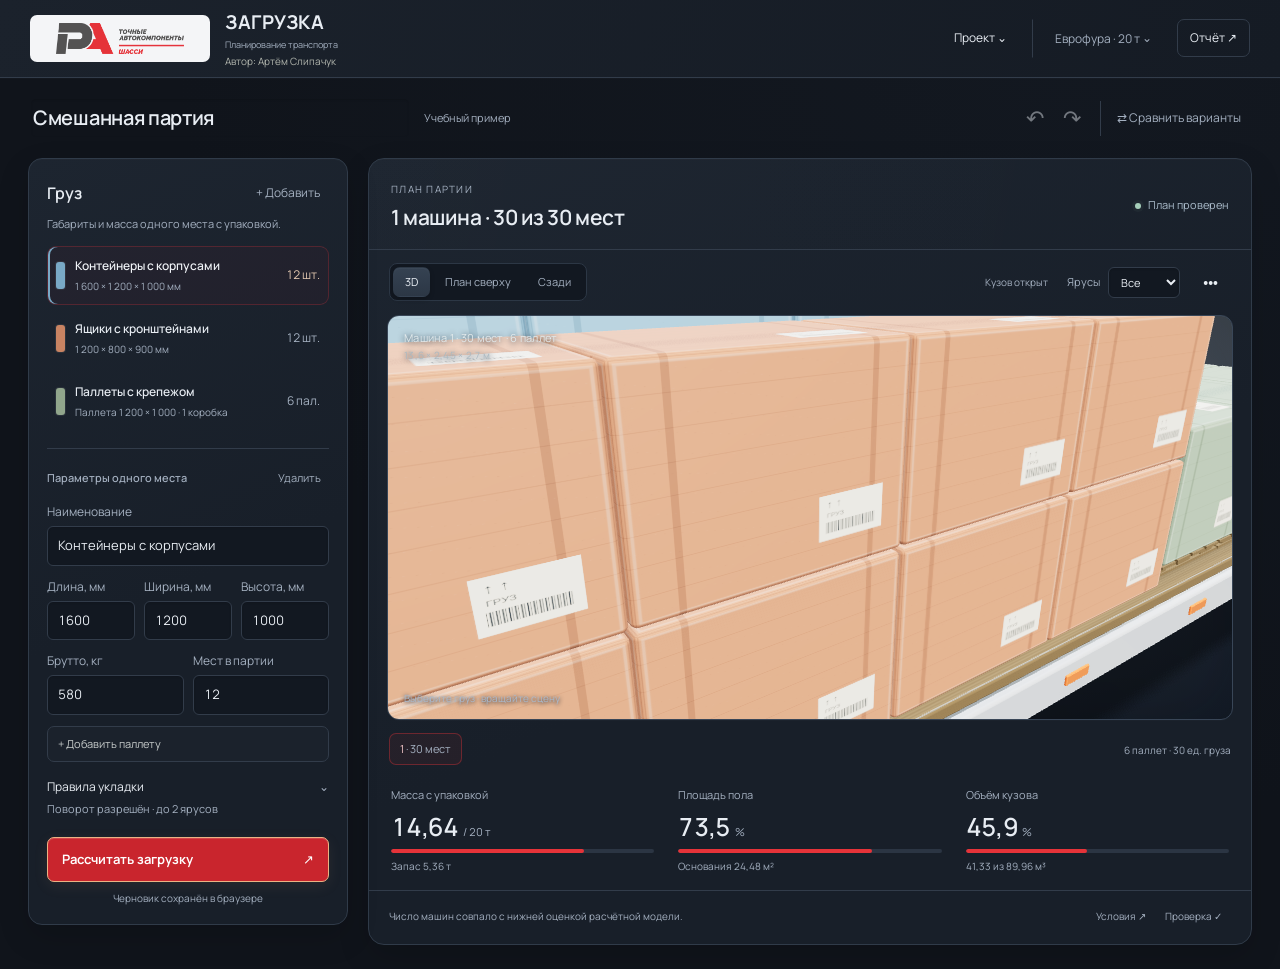
<file: index.html>
<!doctype html><html lang="ru"><head><meta charset="UTF-8"><meta name="viewport" content="width=device-width,initial-scale=1"><meta name="theme-color" content="#10141b"><title>ЗАГРУЗКА V7 — Точные автокомпоненты</title><meta name="description" content="Планирование загрузки транспорта: коробки, паллеты, расчёт вместимости и наглядная схема."><link rel="stylesheet" href="style.c52d96fdcb2b.css"></head><body>
<header class="app-header"><a href="#" class="brand"><span class="brand-mark"><svg viewBox="0 0 28 28" fill="none" aria-hidden="true"><path d="M14 3 24 8.5v11L14 25 4 19.5v-11L14 3Z M4 8.5 14 14l10-5.5 M14 14v11 M9 5.8l10 5.5" stroke="currentColor" stroke-width="1.4" stroke-linejoin="round"/></svg></span><span class="brand-title">ЗАГРУЗКА<small>Планирование транспорта</small><span id="author-name" class="author-name" hidden></span></span></a><div class="header-actions"><div class="menu-wrap"><button id="project-menu-button" aria-expanded="false" aria-controls="project-menu">Проект ⌄</button><div id="project-menu" class="dropdown" hidden><button id="new-project">Новая партия</button><button id="open-project">Открыть проект…</button><button id="save-project">Сохранить проект</button><hr><button id="import-csv">Импортировать CSV…</button><button id="csv-sample">Скачать шаблон CSV</button><hr><button id="examples">Учебные примеры</button><button id="appearance">Оформление и HTML-копия</button><button id="pilot">Журнал пилота</button><button id="help">Как пользоваться</button></div></div><button id="vehicle-button" class="vehicle-button"><span id="vehicle-caption">Еврофура · 20 т</span> ⌄</button><button id="report" class="outline">Отчёт ↗</button></div></header>
<main><section class="project-bar"><div class="project-title"><input id="batch-name" maxlength="80" value="Смешанная партия" aria-label="Название партии"><span id="project-caption">Учебный пример</span></div><div class="project-actions"><div class="history-controls"><button id="undo" title="Отменить · Ctrl+Z" aria-label="Отменить действие" disabled>↶</button><button id="redo" title="Повторить · Ctrl+Shift+Z" aria-label="Повторить действие" disabled>↷</button></div><button id="compare-button" class="quiet">⇄ Сравнить варианты</button></div></section><div class="workspace">
<aside class="editor"><div class="section-head"><h2>Груз</h2><button id="add" class="quiet">+ Добавить</button></div><p id="cargo-description" class="tiny muted">Габариты и масса одного места с упаковкой.</p><div id="cargo-list" class="cargo-list"></div><form id="cargo-form" novalidate></form><div id="form-error" role="alert" class="form-error"></div><div class="calculate-area"><button id="calculate" class="primary">Рассчитать загрузку <span>↗</span></button><span id="save-state" class="tiny muted">Данные остаются на этом компьютере</span></div></aside>
<section class="plan"><div class="result-line" aria-live="polite"><div><span class="eyebrow">ПЛАН ПАРТИИ</span><h1 id="result-title">Готовим расчёт</h1></div><span id="plan-status" class="status">Локальный расчёт</span></div><div class="scene-toolbar"><div class="view-tabs" aria-label="Вид схемы"><button data-view="perspective" class="active" aria-pressed="true">3D</button><button data-view="plan" aria-pressed="false">План сверху</button><button data-view="rear" aria-pressed="false">Сзади</button></div><div class="scene-options"><button id="shell-toggle" class="quiet" title="Открыть или закрыть кузов" aria-pressed="false">Кузов открыт</button><label id="layer-control" hidden>Ярусы <select id="layer"><option value="0">Все</option></select></label><div class="menu-wrap"><button id="scene-menu-button" aria-label="Настройки вида" aria-expanded="false">•••</button><div id="scene-menu" class="dropdown right" hidden><button id="cargo-focus">Показать только кузов</button><button id="dimensions">Показать размеры</button><button id="explode">Разобрать ярусы</button><button id="animate">Порядок погрузки</button><button id="reset-view">Сбросить ракурс</button></div></div></div></div>
<div class="scene-frame"><div id="scene" tabindex="0" aria-label="3D-схема загрузки. Вращение мышью, масштаб колесом; стрелки и плюс или минус с клавиатуры."><div id="scene-loading"><span class="loading-orbit"></span><strong>Подготавливаем 3D</strong><span id="loading-text">Расчёт работает независимо от сцены</span><progress id="loading-progress" max="1" value="0"></progress></div></div><svg id="floor-plan" role="img" aria-label="План размещения грузовых мест сверху" hidden></svg><div id="stale-scene" hidden>Предыдущая схема · пересчитайте изменённую партию</div><div class="scene-label"><span id="scene-caption">Машина 1</span><span id="scene-size">13,6 × 2,45 × 2,7 м</span></div><div id="scene-overlay" hidden></div><div id="scene-hint">Вращайте сцену · приближайте колесом</div></div>
<div class="machine-strip"><div id="machines"></div><span id="machine-total"></span></div><div class="metrics" id="metrics"></div><div id="selection" class="selection" hidden></div><div id="unplaced" class="unplaced" hidden></div><div class="plan-foot"><span id="plan-note">Предварительный план по габаритам, массе и правилам укладки.</span><div class="plan-actions"><button id="planning-settings" class="quiet">Условия ↗</button><button id="calculation-details" class="quiet">Проверка ✓</button></div></div></section></div></main>
<div id="toast" role="status" hidden></div><div id="drawer-backdrop" hidden></div><section id="drawer" class="drawer" role="dialog" aria-modal="true" aria-labelledby="drawer-title" hidden><div class="drawer-head"><h2 id="drawer-title"></h2><button id="close-drawer" aria-label="Закрыть панель">×</button></div><div id="drawer-content"></div></section><input id="project-file" type="file" accept=".json,application/json" hidden><input id="csv-file" type="file" accept=".csv,.tsv,text/csv,text/tab-separated-values" hidden><section id="print-report"></section><script id="saved-project" type="application/json">null</script><script id="author-snapshot" type="application/json">null</script><script id="profile-code" src="profile.js"></script><script defer src="app.384253c690a0.js"></script></body></html>
</file>
<file: style.c52d96fdcb2b.css>
@font-face{font-family:Manrope;src:url('./assets/fonts/files/manrope-cyrillic-wght-normal.woff2') format('woff2');font-weight:200 800;font-display:swap}@font-face{font-family:Manrope;src:url('./assets/fonts/files/manrope-latin-wght-normal.woff2') format('woff2');font-weight:200 800;font-display:swap;unicode-range:U+0000-024F}
:root{color-scheme:dark;--bg:#10141b;--panel:#1a2029;--soft:#252e3a;--line:#323c4a;--text:#e8edf3;--muted:#a4b0c0;--accent:#edb182;--ink:#241d17;--warning:#f2b28c;--success:#a6cfba;font-family:Manrope,Arial,sans-serif;font-synthesis:none}*{box-sizing:border-box}body{margin:0;background:var(--bg);color:var(--text);font-size:14px;line-height:1.5}button,input,select{font:inherit}button{color:var(--text);background:transparent;border:1px solid transparent;border-radius:7px;padding:9px 12px;cursor:pointer;transition:background .18s,border-color .18s,color .18s,box-shadow .18s}button:hover:not(:disabled){background:#ffffff09}button:disabled{cursor:default;opacity:.45}:focus-visible{outline:2px solid var(--accent);outline-offset:3px}input,select{color:var(--text);background:#121821;border:1px solid var(--line);border-radius:6px;max-width:100%;min-width:0}input{padding:9px 10px}select{padding:6px 8px}input[type=checkbox]{accent-color:var(--accent);width:17px;height:17px}label{font-size:12px;color:var(--muted)}[hidden]{display:none!important}h1,h2,h3,p{margin:0}h1{font-size:21px;font-weight:600;letter-spacing:-.45px}h2{font-size:16px;font-weight:600}h3{font-size:14px;font-weight:600}.tiny{font-size:11px}.muted{color:var(--muted)}.eyebrow{font-size:10px;letter-spacing:1.25px;color:var(--muted)}.primary{display:flex;align-items:center;justify-content:space-between;gap:12px;background:var(--accent);color:var(--ink);font-weight:650;border-color:var(--accent)}.primary:hover:not(:disabled){background:#f3b186}.outline{border-color:var(--line)}.quiet{font-size:12px;color:var(--muted);padding:6px 8px}.quiet:hover{color:var(--text)}.app-header{height:78px;border-bottom:1px solid var(--line);padding:0 30px;display:flex;align-items:center;justify-content:space-between;gap:20px;background:#121821}.brand{text-decoration:none;color:var(--text);display:flex;align-items:center;gap:11px;font-size:20px;font-weight:700;letter-spacing:.3px}.brand-mark{display:grid;place-items:center;border:1px solid #edb18250;color:var(--accent);width:35px;height:35px;border-radius:9px;font-size:24px}.brand small{display:block;font-size:10px;font-weight:400;color:var(--muted);letter-spacing:.7px;margin-top:1px}.header-actions{display:flex;align-items:center;gap:12px}.header-actions button{font-size:12px}.vehicle-button{color:var(--muted);border-left:1px solid var(--line);border-radius:0;padding-left:22px}.menu-wrap{position:relative}.dropdown{position:absolute;z-index:20;top:calc(100% + 8px);left:0;min-width:235px;padding:7px;border:1px solid #3b4756;border-radius:10px;background:#222b36;box-shadow:0 15px 45px #00000070}.dropdown.right{left:auto;right:0}.dropdown button{display:block;width:100%;text-align:left;font-size:12px;padding:10px}.dropdown hr,.divider{border:0;border-top:1px solid var(--line);margin:6px}main{max-width:1740px;margin:auto;padding:0 28px 24px}.project-bar{display:flex;justify-content:space-between;align-items:center;gap:20px;padding:20px 2px}.project-title{display:flex;align-items:center;gap:14px;min-width:0}.project-title input{font-size:20px;font-weight:550;border-color:transparent;background:transparent;width:min(380px,43vw);padding:4px 2px;letter-spacing:-.3px}.project-title input:hover,.project-title input:focus{border-bottom-color:var(--line)}#project-caption{color:var(--muted);font-size:11px;white-space:nowrap}.workspace{display:grid;grid-template-columns:320px minmax(0,1fr);gap:20px;align-items:start}.editor,.plan{border:1px solid var(--line);background:var(--panel);border-radius:16px;min-width:0;box-shadow:0 3px 22px #00000025}.editor{padding:18px;position:sticky;top:16px}.section-head{display:flex;align-items:center;justify-content:space-between;margin-bottom:2px}.section-head+.tiny{margin:7px 0 13px}.cargo-list{display:flex;flex-direction:column;gap:4px;max-height:215px;overflow:auto;scrollbar-width:thin}.cargo-row{display:flex;align-items:center;gap:10px;width:100%;padding:10px 8px;text-align:left;border:1px solid transparent}.cargo-row.selected{background:#edb18210;border-color:#edb18260}.swatch{width:9px;height:27px;border-radius:3px;flex-shrink:0}.cargo-name{min-width:0;flex:1}.cargo-name b{display:block;font-weight:550;font-size:12px;overflow-wrap:anywhere}.cargo-name small{display:block;color:var(--muted);font-size:10px;margin-top:4px}.cargo-qty{font-size:12px;white-space:nowrap;color:var(--muted)}#cargo-form{border-top:1px solid var(--line);padding-top:16px;margin-top:17px}.form-title{display:flex;align-items:center;justify-content:space-between;margin-bottom:12px}.form-title span{font-size:11px;font-weight:550;color:var(--muted)}.form-title button{font-size:11px;padding:4px 7px;color:var(--muted)}.field label{display:block;margin-bottom:5px}.field input{width:100%;font-size:13px}.fields{display:grid;grid-template-columns:repeat(3,minmax(0,1fr));gap:9px;margin-top:12px}.fields.two{grid-template-columns:repeat(2,minmax(0,1fr))}.field-error{display:block;font-size:10px;color:var(--warning);margin-top:4px}.field-error:empty{display:none}input[aria-invalid=true]{border-color:#d6976c}.cargo-rules{margin-top:16px}.cargo-rules summary{font-size:12px;color:var(--text);cursor:pointer;list-style:none;display:flex;justify-content:space-between;gap:9px}.cargo-rules summary:after{content:'⌄';color:var(--muted)}.rules-summary{font-size:11px;color:var(--muted);margin-top:5px}.check{display:flex;align-items:center;gap:8px;margin:14px 0;color:var(--text);font-size:12px}.cargo-rules>.field{max-width:150px}.template-save{margin-top:9px;padding-left:0}.form-error{color:var(--warning);font-size:11px;line-height:1.6;margin-top:10px}.form-error:empty{display:none}.calculate-area{margin-top:19px}.calculate-area .primary{width:100%;padding:12px 14px;font-size:13px}.calculate-area>span{display:block;margin-top:9px;text-align:center;font-size:10px}.result-line{display:flex;align-items:center;justify-content:space-between;gap:16px;padding:18px 22px 15px;border-bottom:1px solid var(--line)}.result-line h1{margin-top:4px}.status{font-size:11px;color:var(--muted);white-space:nowrap}.status:before{content:'';display:inline-block;width:6px;height:6px;background:#88ac97;border-radius:50%;margin-right:7px}.dirty .status:before{background:var(--accent)}.scene-toolbar{display:flex;align-items:center;justify-content:space-between;gap:14px;padding:12px 20px}.view-tabs{display:flex;gap:3px;border-radius:8px;background:#121821;padding:3px}.view-tabs button{font-size:11px;padding:6px 11px;color:var(--muted)}.view-tabs button.active{background:#303b49;color:var(--text);box-shadow:0 1px 4px #00000020}.scene-options{display:flex;align-items:center;gap:10px}.scene-options label{display:flex;align-items:center;gap:8px;font-size:11px}.scene-frame{position:relative;margin:0 18px;height:clamp(355px,45vh,570px);border-radius:9px;background:radial-gradient(ellipse at 49% 48%,#354150 0%,#232d3a 53%,#171f2b 100%);overflow:hidden}#scene{height:100%;width:100%;outline-offset:-3px}#scene>canvas{display:block;width:100%;height:100%}#floor-plan{width:100%;height:100%;display:block}#floor-plan text{font-family:Manrope,Arial,sans-serif}#scene-loading{position:absolute;inset:0;z-index:3;display:flex;align-items:center;justify-content:center;flex-direction:column;gap:10px;background:radial-gradient(ellipse,#2a343d,#1b242c);font-size:14px}#loading-text{font-size:11px;color:var(--muted)}#loading-progress{width:175px;height:3px;accent-color:var(--accent);border:0}.loading-orbit{border:1px solid #e9a27340;border-top-color:var(--accent);width:30px;height:30px;border-radius:50%;animation:orbit 1.5s linear infinite;margin-bottom:8px}@keyframes orbit{to{transform:rotate(360deg)}}.scene-label{position:absolute;left:16px;top:14px;pointer-events:none;display:flex;flex-direction:column;gap:2px;font-size:11px}.scene-label span+span{font-size:10px;color:var(--muted)}#scene-hint{position:absolute;bottom:13px;left:16px;font-size:10px;color:var(--muted);pointer-events:none}#stale-scene{position:absolute;z-index:4;bottom:36px;left:50%;transform:translateX(-50%);background:#3f3028e8;border:1px solid #936745;color:#ffcfb0;border-radius:5px;padding:7px 12px;font-size:11px;max-width:90%;white-space:nowrap;pointer-events:none}.machine-strip{display:flex;align-items:center;justify-content:space-between;gap:12px;padding:13px 20px 0}#machines{display:flex;gap:6px;min-width:0;overflow-x:auto;scrollbar-width:thin;padding-bottom:3px}#machines button{font-size:11px;white-space:nowrap;border:1px solid var(--line);padding:7px 10px}#machines button.active{background:#edb18210;border-color:#edb18260;color:#f2bf98}#machine-total{font-size:10px;color:var(--muted);white-space:nowrap}.metrics{display:grid;grid-template-columns:repeat(3,minmax(0,1fr));gap:26px;padding:19px 22px 16px}.metric-label{font-size:11px;color:var(--muted)}.metric-value{font-size:25px;font-weight:500;letter-spacing:-.6px;font-variant-numeric:tabular-nums;margin:4px 0}.metric-value small{font-size:11px;color:var(--muted);font-weight:400;letter-spacing:0}.track{height:4px;background:#2b3543;border-radius:3px;overflow:hidden}.track>div{height:100%;background:var(--accent)}.metric-note{font-size:10px;color:var(--muted);margin-top:6px}.selection{margin:0 20px 12px;background:#232d39;border-radius:7px;padding:10px 13px;font-size:12px;display:flex;justify-content:space-between;align-items:center;gap:14px}.selection small{display:block;margin-top:4px;color:var(--muted);font-size:10px}.selection button{font-size:11px;color:var(--muted);padding:4px}.unplaced{margin:0 20px 15px;border-radius:7px;background:#362a24;padding:13px;color:#f2b697;font-size:12px}.unplaced-row{display:flex;align-items:center;justify-content:space-between;gap:15px;border-top:1px solid #76533d;margin-top:9px;padding-top:9px}.unplaced-row p{font-size:11px;color:#d5ac94;margin-top:4px}.unplaced-row button{white-space:nowrap;font-size:11px}.plan-foot{display:flex;justify-content:space-between;align-items:center;gap:16px;padding:11px 20px 13px;border-top:1px solid var(--line);font-size:10px;color:var(--muted)}.plan-foot>.quiet{white-space:nowrap;font-size:10px}.dirty .metrics{opacity:.5}#toast{position:fixed;z-index:60;bottom:24px;left:50%;transform:translateX(-50%);background:#293442;border:1px solid #465769;box-shadow:0 12px 40px #00000060;border-radius:9px;padding:12px 16px;display:flex;gap:14px;align-items:center;max-width:calc(100% - 32px);font-size:12px}#toast button{color:var(--accent);padding:3px;white-space:nowrap}#drawer-backdrop{position:fixed;inset:0;z-index:30;background:#050810ac;backdrop-filter:blur(4px)}.drawer{position:fixed;z-index:40;top:0;right:0;bottom:0;width:min(540px,100%);background:#1b232e;border-left:1px solid #384758;box-shadow:-20px 0 60px #0004;overflow-y:auto;scrollbar-width:thin}.drawer-head{position:sticky;top:0;z-index:1;display:flex;align-items:center;justify-content:space-between;padding:22px 25px;border-bottom:1px solid var(--line);background:#1b232e}.drawer-head h2{font-size:20px}.drawer-head>button{font-size:25px;padding:0 8px;color:var(--muted)}#drawer-content{padding:24px 25px 36px}.drawer p{font-size:13px;line-height:1.8;color:var(--muted);margin:0 0 16px}.drawer .primary{margin-top:20px;padding:11px 14px}.drawer .field{margin-top:14px}.drawer .fields{margin-top:0}.drawer h3{margin:22px 0 10px}.choice-row{display:flex;justify-content:space-between;align-items:center;gap:15px;width:100%;text-align:left;border-bottom:1px solid var(--line);border-radius:0;padding:15px 2px}.choice-row b{font-weight:500}.choice-row small{display:block;color:var(--muted);font-size:11px;margin-top:4px}.choice-arrow{color:var(--accent)}.drawer table{border-collapse:collapse;width:100%;font-size:12px;margin:15px 0}.drawer td,.drawer th{text-align:left;padding:11px 6px;border-bottom:1px solid var(--line);font-weight:400}.drawer th{color:var(--muted)}.drawer td:last-child{text-align:right}.report-image{width:100%;border:1px solid var(--line);border-radius:8px;background:#252f38;margin:12px 0}.comparison-delta{color:var(--success)}.comparison-warning{color:var(--warning)}.drawer-actions{display:flex;flex-wrap:wrap;gap:8px;margin-top:18px}.drawer-actions .primary{margin:0}.divider{margin:22px 0}.formula-note{font-size:11px!important}.report-kpis{display:grid;grid-template-columns:repeat(3,1fr);gap:12px;margin:18px 0}.report-kpis label{font-size:10px}.report-kpis strong{display:block;font-size:22px;font-weight:500;margin-top:4px}.brand-image{width:38px;height:34px;object-fit:contain}.logo-preview{max-width:150px;max-height:70px;object-fit:contain;margin:12px 0}#print-report{display:none}
@media(min-width:1500px){.workspace{grid-template-columns:350px minmax(0,1fr)}.scene-frame{height:clamp(410px,49vh,630px)}}@media(max-width:1100px){main{padding:0 18px 20px}.app-header{padding:0 20px}.workspace{grid-template-columns:290px minmax(0,1fr);gap:14px}.editor{padding:15px}.scene-frame{height:340px}.metrics{gap:15px;padding:17px}.metric-value{font-size:23px}.metric-value small{display:block;margin-top:1px}.result-line{padding:16px 17px}.status{font-size:10px}.project-title input{font-size:18px}.header-actions{gap:5px}.vehicle-button{padding-left:14px}}
@media(max-width:800px){.app-header{height:auto;min-height:72px;gap:12px;padding:15px 18px;flex-wrap:wrap}.brand{font-size:18px}.header-actions{margin-left:auto}.vehicle-button{border:0;padding:8px}.workspace{grid-template-columns:1fr}.editor{position:static}.cargo-list{max-height:180px}.project-bar{flex-wrap:wrap;gap:8px;padding:16px 0}.project-title{flex:1;flex-wrap:wrap;gap:3px 12px}.project-title input{width:min(350px,75vw)}.project-bar>.quiet{margin-left:auto}.scene-frame{height:370px}.metrics{gap:20px}.metric-value small{display:inline}.result-line h1{font-size:18px}.status{white-space:normal;text-align:right}.scene-toolbar{padding:12px 16px}.scene-options label{font-size:0}.scene-options select{font-size:11px}.header-actions button{font-size:11px}}
@media(max-width:480px){main{padding:0 10px 14px}.app-header{padding:13px}.header-actions{width:100%;justify-content:space-between}.vehicle-button{padding:8px 4px}.scene-frame{margin:0 10px;height:355px}.view-tabs button{padding:6px 8px}.scene-toolbar{gap:5px;padding:10px}.metrics{gap:10px;padding:15px}.metric-value{font-size:23px}.metric-value small{display:block}.metric-label{font-size:10px}.metric-note{font-size:10px}.result-line{padding:14px}.result-line h1{font-size:17px}.selection{margin:0 12px 12px}.plan-foot{padding:10px 13px;gap:7px}.drawer-head{padding:18px}.unplaced{margin:0 12px 12px}.scene-options{gap:2px}.scene-options select{max-width:66px}#stale-scene{white-space:normal;width:max-content;text-align:center}}
@media(pointer:coarse){button,select,summary{min-height:44px}input:not([type=checkbox]){font-size:16px!important}.cargo-row{min-height:60px}}@media(prefers-reduced-motion:reduce){*{animation:none!important;transition:none!important}}@media print{body{background:#fff;color:#1c232a;font-size:11px}body>header,body>main,#drawer,#drawer-backdrop,#toast,body>input{display:none!important}#print-report{display:block!important}#print-report h1{font-size:24px}#print-report h3{margin-top:20px}#print-report p{margin:10px 0;line-height:1.7}#print-report table{border-collapse:collapse;width:100%;font-size:10px;margin:15px 0}#print-report th,#print-report td{padding:9px 5px;border-bottom:1px solid #aaa;text-align:left}#print-report tr{break-inside:avoid}#print-report img{width:100%;max-height:350px;object-fit:contain}.report-kpis label{color:#555}@page{size:A4;margin:15mm}}

.vehicle-button span{display:inline-block;vertical-align:middle;max-width:220px;overflow:hidden;text-overflow:ellipsis;white-space:nowrap}
@media(max-height:820px) and (min-width:801px){.app-header{height:66px}.project-bar{padding:13px 2px}.editor{padding:15px}.cargo-row{padding:8px}.cargo-name small{margin-top:2px}.cargo-list{max-height:175px}.section-head+.tiny{margin:5px 0 9px}#cargo-form{margin-top:13px;padding-top:13px}.form-title{margin-bottom:9px}.fields{margin-top:9px}.field input{padding:8px 9px}.cargo-rules{margin-top:12px}.calculate-area{margin-top:15px}.scene-frame{height:355px}.result-line{padding-top:14px;padding-bottom:12px}.metrics{padding-top:16px;padding-bottom:14px}}

/* Unified graphite surfaces; screen report and paper styles are independent. */
.scene-frame{color:#e5edf0;border:1px solid #22303a;box-shadow:inset 0 0 70px #09121a33}
.scene-label{color:#e1e9eb}.scene-label span+span,#scene-hint{color:#abb9c1}#scene-loading{color:#e1e9eb}#loading-text{color:#9caeb7}
.project-actions,.history-controls,.plan-actions{display:flex;align-items:center;gap:7px}.history-controls{gap:1px;border-right:1px solid var(--line);padding-right:10px}.history-controls button{font-size:22px;padding:0 8px;line-height:1.5}
.plan-actions{flex-shrink:0}.plan-actions .quiet{font-size:10px;white-space:nowrap}.plan-foot>.plan-actions{gap:1px}
#shell-toggle{font-size:10px;padding:5px 8px;white-space:nowrap}#shell-toggle[aria-pressed=true]{color:#f0bd93;background:#edb18214}
#floor-plan{touch-action:none;user-select:none}#floor-plan [data-place]{cursor:grab}#floor-plan [data-place]:active{cursor:grabbing}
.selection{align-items:flex-start;border:1px solid #39495a}.selection-info{min-width:0;flex:1}.selection-actions{display:flex;align-items:center;justify-content:flex-end;gap:4px;flex-wrap:wrap}.selection .selection-actions button{font-size:10px;padding:6px 8px}.selection .outline{color:#edb182}
#scene-overlay{position:absolute;left:15px;right:15px;bottom:35px;z-index:5;background:#182831ed;border:1px solid #657d835c;border-radius:11px;padding:12px 14px;color:#ebf1f0;display:flex;gap:10px;justify-content:space-between;align-items:center;backdrop-filter:blur(9px);box-shadow:0 6px 24px #0003;font-size:12px}
#scene-overlay small{display:block;font-size:10px;color:#b2c4c9;margin-top:3px}#scene-overlay button{color:#e5c7a9;padding:5px 9px;flex-shrink:0}.step-actions{display:flex;align-items:center;gap:3px;flex-shrink:0}
.field textarea{font:inherit;width:100%;padding:10px;background:#121821;color:var(--text);border:1px solid var(--line);border-radius:7px;resize:vertical}.field select{width:100%;min-height:40px}
.visual-compare{display:grid;grid-template-columns:1fr;gap:12px;margin:20px 0}.visual-compare>div{border:1px solid var(--line);border-radius:10px;background:#171f2a;overflow:hidden}.visual-compare span{display:block;font-size:10px;color:var(--muted);padding:10px 13px 0}.visual-compare svg{display:block;width:100%}
.pilot-summary{display:flex;gap:15px;align-items:center;padding:14px 18px;background:#202d2c;border-radius:9px}.pilot-summary strong{font-size:30px;font-weight:500}.pilot-summary span{font-size:12px;color:var(--muted)}.pilot-record{border-bottom:1px solid var(--line);padding:15px 0}.pilot-record>div{display:flex;justify-content:space-between;gap:12px}.pilot-badge{font-size:10px;color:#a6cfba;white-space:nowrap}.pilot-record small{display:block;color:var(--muted);font-size:10px;margin:5px 0 8px}.pilot-record p{font-size:12px;margin-bottom:5px}
.report-cover{border-radius:14px;padding:20px;background:#f1f4ed;border:1px solid #dce3d8;margin-bottom:24px}.report-cover .eyebrow{color:#88947f}.report-cover h1{font-size:25px;line-height:1.25;margin:12px 0}.report-cover p{margin:5px 0 0}.report-cover .report-image{border:0;margin-bottom:0}.report-plan{width:100%;display:block;background:#f6f8f3;border-radius:9px}.report-legend{display:flex;flex-wrap:wrap;gap:8px 14px;margin:13px 0;font-size:10px;color:#6b776d}.report-legend span{display:inline-flex;align-items:center;gap:5px}.report-legend i{width:8px;height:8px;border-radius:2px}.report-cert{display:flex;align-items:center;gap:10px;font-size:11px;color:#4e785c;border-top:1px solid #dce3d8;padding-top:10px}.report-id{font-size:10px;color:#80907f;font-variant-numeric:tabular-nums}.report-sequence{font-size:11px;line-height:1.7;margin:12px 0;padding-left:22px}
@media(max-width:1100px){.scene-options{gap:4px}#shell-toggle{font-size:9px}.selection{flex-direction:column;gap:8px}.selection-actions{justify-content:flex-start}.plan-foot{flex-wrap:wrap;gap:3px}.plan-actions{margin-left:auto}}
@media(max-width:600px){.project-actions{width:100%;justify-content:space-between}.history-controls{border:0}.scene-toolbar{flex-wrap:wrap;gap:6px}.scene-options{margin-left:auto}#shell-toggle{font-size:10px}.scene-frame{height:380px}.plan-foot{font-size:9px}.selection-actions{gap:3px}.selection .selection-actions button{padding:7px 8px}.report-cover{padding:16px}.report-cover h1{font-size:23px}.scene-label{font-size:10px}}
@media print{.report-cover{padding:0;border:0;background:#fff;break-inside:avoid}.report-cover h1{font-size:30px;margin:20px 0}.report-cover .report-image{max-height:260px}.report-plan{max-height:150px}.report-kpis{padding:10px 0}.report-cover p{font-size:11px}.report-legend{font-size:9px}.report-sequence{font-size:10px}#print-report>.report-detail{break-before:page}.report-cert{color:#456950}.report-id{color:#657465}}

.validation-checks{display:grid;grid-template-columns:1fr 1fr;gap:10px;padding:16px;background:#20302b;border-radius:10px;font-size:11px;color:#adcfbc}.report-sequence-details{font-size:12px;margin:16px 0}.report-sequence-details summary{cursor:pointer;color:#697a6b}.report-sequence-details li{break-inside:avoid}@media print{.report-sequence-details>ol{display:block!important}.report-sequence-details{margin-top:20px}}

/* V5 visual system. Local surfaces, no filters on the working scene. */
@media screen{
 body{background:radial-gradient(ellipse at 85% 0,#202b392f,transparent 60%),var(--bg);scrollbar-color:#465363 #171e28}
 ::selection{background:#edb18242;color:#fff}
 .app-header{background:linear-gradient(110deg,#1b222c,#151b24);box-shadow:0 1px 0 #ffffff03}
 .brand-mark{background:linear-gradient(145deg,#edb18214,#edb18204);box-shadow:inset 0 1px 0 #ffffff0a}
 .brand-mark svg{width:24px;height:24px}
 .brand small{font-size:10px;letter-spacing:1.1px}
 .editor,.plan{background:linear-gradient(155deg,#1d2530,#181f29 55%);border-color:#303b49;box-shadow:0 12px 32px #00000024,inset 0 1px 0 #ffffff04}
 .editor{border-radius:14px}.plan{border-radius:16px}
 .result-line{background:linear-gradient(100deg,#ffffff02,transparent);border-radius:16px 16px 0 0}
 .project-title input{font-weight:600}.project-title input:focus{box-shadow:none}
 input,select,.field textarea{box-shadow:inset 0 1px 2px #00000020;transition:border-color .18s,background .18s,box-shadow .18s}
 input:hover,select:hover,.field textarea:hover{border-color:#4a586b}
 input:focus,select:focus,.field textarea:focus{background:#151d28;border-color:#c39371;box-shadow:0 0 0 3px #edb18210}
 input:focus-visible,select:focus-visible,.field textarea:focus-visible{outline:none}
 input::placeholder,textarea::placeholder{color:#8795a8;opacity:1}
 input[aria-invalid=true]{border-color:#d88e72;box-shadow:0 0 0 2px #d88e720e}
 .primary{background:linear-gradient(135deg,#efbc94,#e5a574);box-shadow:0 4px 15px #e7ab7815,inset 0 1px 0 #ffffff25;border-color:#eab284}
 .primary:hover:not(:disabled){background:linear-gradient(135deg,#f4c7a2,#eeb184);box-shadow:0 5px 20px #e7ab7827}
 .primary:active:not(:disabled){box-shadow:inset 0 2px 3px #5d321923}
 .cargo-row{border-radius:9px}.cargo-row:hover:not(:disabled){background:#ffffff04}
 .cargo-row.selected{background:linear-gradient(100deg,#edb18212,#edb18205);box-shadow:inset 2px 0 0 var(--cargo-color,var(--accent));border-color:#edb18242}
 .cargo-row.selected .cargo-qty{color:#dfc5af}.swatch{box-shadow:0 0 0 1px #ffffff12}
 .field input[type=number],.cargo-qty,.drawer td,.selection small{font-variant-numeric:tabular-nums}
 .view-tabs{border:1px solid #2c3745}.view-tabs button.active{background:linear-gradient(#354252,#2c3745);box-shadow:0 2px 5px #0003,inset 0 1px 0 #ffffff08}
 .scene-frame{border-color:#394657;border-radius:12px;box-shadow:inset 0 0 75px #080d162d,0 1px 0 #ffffff04}
 .scene-label{letter-spacing:.25px;text-shadow:0 1px 6px #111c29}
 #scene-hint{color:#a9b8ca;text-shadow:0 1px 4px #101927}
 .status{color:#acbdcc}.status:before{box-shadow:0 0 0 3px #a6cfba0b;background:#a6cfba}
 .dirty .status:before{background:var(--accent)}
 .track{height:4px;background:#2b3543}.track>div{background:linear-gradient(90deg,#ba8062,#efba91);border-radius:4px}
 .metrics{gap:24px}.metric-value{font-weight:550;letter-spacing:-.7px}
 .selection{background:linear-gradient(105deg,#293341,#212b38);border-color:#465365;border-radius:10px;box-shadow:inset 3px 0 0 var(--selection-color,var(--accent));padding:12px 14px}
 .selection-info>strong{font-size:12px;font-weight:600}.selection .selection-actions .outline{border-color:#806750;color:#f1c19e}
 .selection .selection-actions button:hover{background:#edb18210}
 .dropdown{background:linear-gradient(145deg,#26313e,#1e2733);border-color:#445264;box-shadow:0 16px 45px #0007,inset 0 1px 0 #ffffff08}
 .dropdown button{border-radius:6px}.dropdown button:hover{background:#ffffff08}
 .drawer{background:linear-gradient(125deg,#202936,#19222e);border-color:#435367}
 .drawer-head{background:#202a37f7;box-shadow:0 5px 18px #10172230}
 .drawer td{color:#d4dfeb}.drawer th{font-size:10px;color:#a3b1c2}.drawer tbody tr:hover{background:#ffffff03}
 .choice-row:hover{background:#ffffff04}.validation-checks{border:1px solid #395449}
 .visual-compare>div{background:#16202d;border-color:#39495a}.visual-compare span{color:#b0bdce}
 .report-cover{background:linear-gradient(145deg,#263342,#1b2634);border-color:#405063}
 .report-cover .eyebrow{color:#cdb397}.report-cover h1{color:#f0f3f7}
 .report-cover p,.report-legend{color:#b6c2d1}.report-cert{color:#aed5bf;border-color:#415445}.report-id{color:#adbbcc}
 .report-plan{background:#142030}.report-sequence-details summary{color:#b0c3b9}
 #toast{background:linear-gradient(120deg,#2b3745,#222e3c);border-color:#4d5e72;box-shadow:0 12px 40px #0006}
 #scene-overlay{background:#192737f2;border-color:#53677d70;box-shadow:0 8px 28px #0003}
 #scene-overlay button:hover{background:#edb18214}.pilot-summary{border:1px solid #394f48}
 @media(max-width:480px){.metrics{gap:10px}.metric-value{font-size:23px}.selection{padding:11px 12px}}
 @media(prefers-reduced-motion:no-preference){.drawer:not([hidden]){animation:drawer-in .22s ease-out}.dropdown:not([hidden]){animation:menu-in .15s ease-out}#toast:not([hidden]){animation:toast-in .18s ease-out}}
}
@keyframes drawer-in{from{transform:translateX(24px);opacity:0}to{transform:translateX(0);opacity:1}}
@keyframes menu-in{from{transform:translateY(-4px);opacity:0}to{transform:translateY(0);opacity:1}}
@keyframes toast-in{from{opacity:0;margin-bottom:-6px}to{opacity:1;margin-bottom:0}}
@media print{:root{color-scheme:light;--text:#263833;--muted:#67776e;--line:#d9dfd7}#print-report{color:#263833}.report-legend{color:#657166}.report-sequence-details summary{color:#697a6b}}

@media screen{.report-plan>rect:nth-of-type(1){fill:#172432;stroke:#8196ac}.report-plan>text:not([pointer-events]){fill:#a7b8ca}.report-plan>path{stroke:#a7b8ca}.selection-info>b{font-size:12px;font-weight:600}.cargo-row.selected .cargo-name b{color:#f0f3f7}}

@media screen{.scene-frame:has(#floor-plan:not([hidden])) .scene-label{display:none}}

/* V7: V5 graphite layout, original TA artwork and compact packaging controls. */
:root{--accent:#ef767b;--accent-soft:#e5333914}
.primary{color:#fff;background:#c9252d}.primary:hover{background:#d62d34}.primary:disabled{background:#77373e;color:#bda7aa}
.brand{gap:15px;min-width:0}.brand-image{width:180px;height:47px;object-fit:contain;background:#F4F5F7;padding:8px 10px;border-radius:7px;flex-shrink:0;box-sizing:border-box}
.brand-title{font-size:19px;letter-spacing:.5px;min-width:0}.brand-title>small{font-size:9px;letter-spacing:0}.author-name{display:block;max-width:260px;overflow:hidden;text-overflow:ellipsis;white-space:nowrap;color:#B1B5AD;font-size:10px;font-weight:400;letter-spacing:0;margin-top:3px}
.cargo-row.selected{border-color:#e5333940;background:#e5333908}.cargo-row.selected:before{background:#E53339}
#machines button.active{background:#e5333910;border-color:#e5333960;color:#f3c5c7}
.packaging-button{width:100%;text-align:left;margin-top:11px;padding:9px 10px;font-size:11px;border:1px solid var(--line);color:#c7cccb;background:#ffffff03}.packaging-button:hover{border-color:#64676F;background:#ffffff05}
.pallet-preview{border:1px solid #405365;background:#172431;border-radius:9px;padding:13px;margin:18px 0}.pallet-preview strong{font-size:12px;display:block;font-weight:550}.pallet-preview small{font-size:11px;color:var(--muted);display:block;margin-top:6px}
.report-company-logo{display:block;width:190px;max-height:65px;object-fit:contain;background:#F4F5F7;padding:10px;border-radius:6px;margin-bottom:16px}.report-author{font-size:11px!important}
@media(max-width:1050px){.brand-image{width:145px;height:40px}.brand{gap:11px}.brand-title{font-size:17px}.author-name{max-width:205px}}
@media(max-width:800px){.brand-image{width:155px}.author-name{max-width:250px}}
@media(max-width:480px){.brand{gap:12px;max-width:100%}.brand-image{width:138px;height:40px}.brand-title{font-size:18px}.author-name{max-width:195px}}
@media(max-width:350px){.brand-image{width:115px;height:37px}.brand-title{font-size:16px}.author-name{max-width:165px}}
@media print{.report-company-logo{width:185px!important;max-height:70px!important;padding:0;background:white}.report-author{color:#525252}}

.track>div{background:#E53339}
</file>
